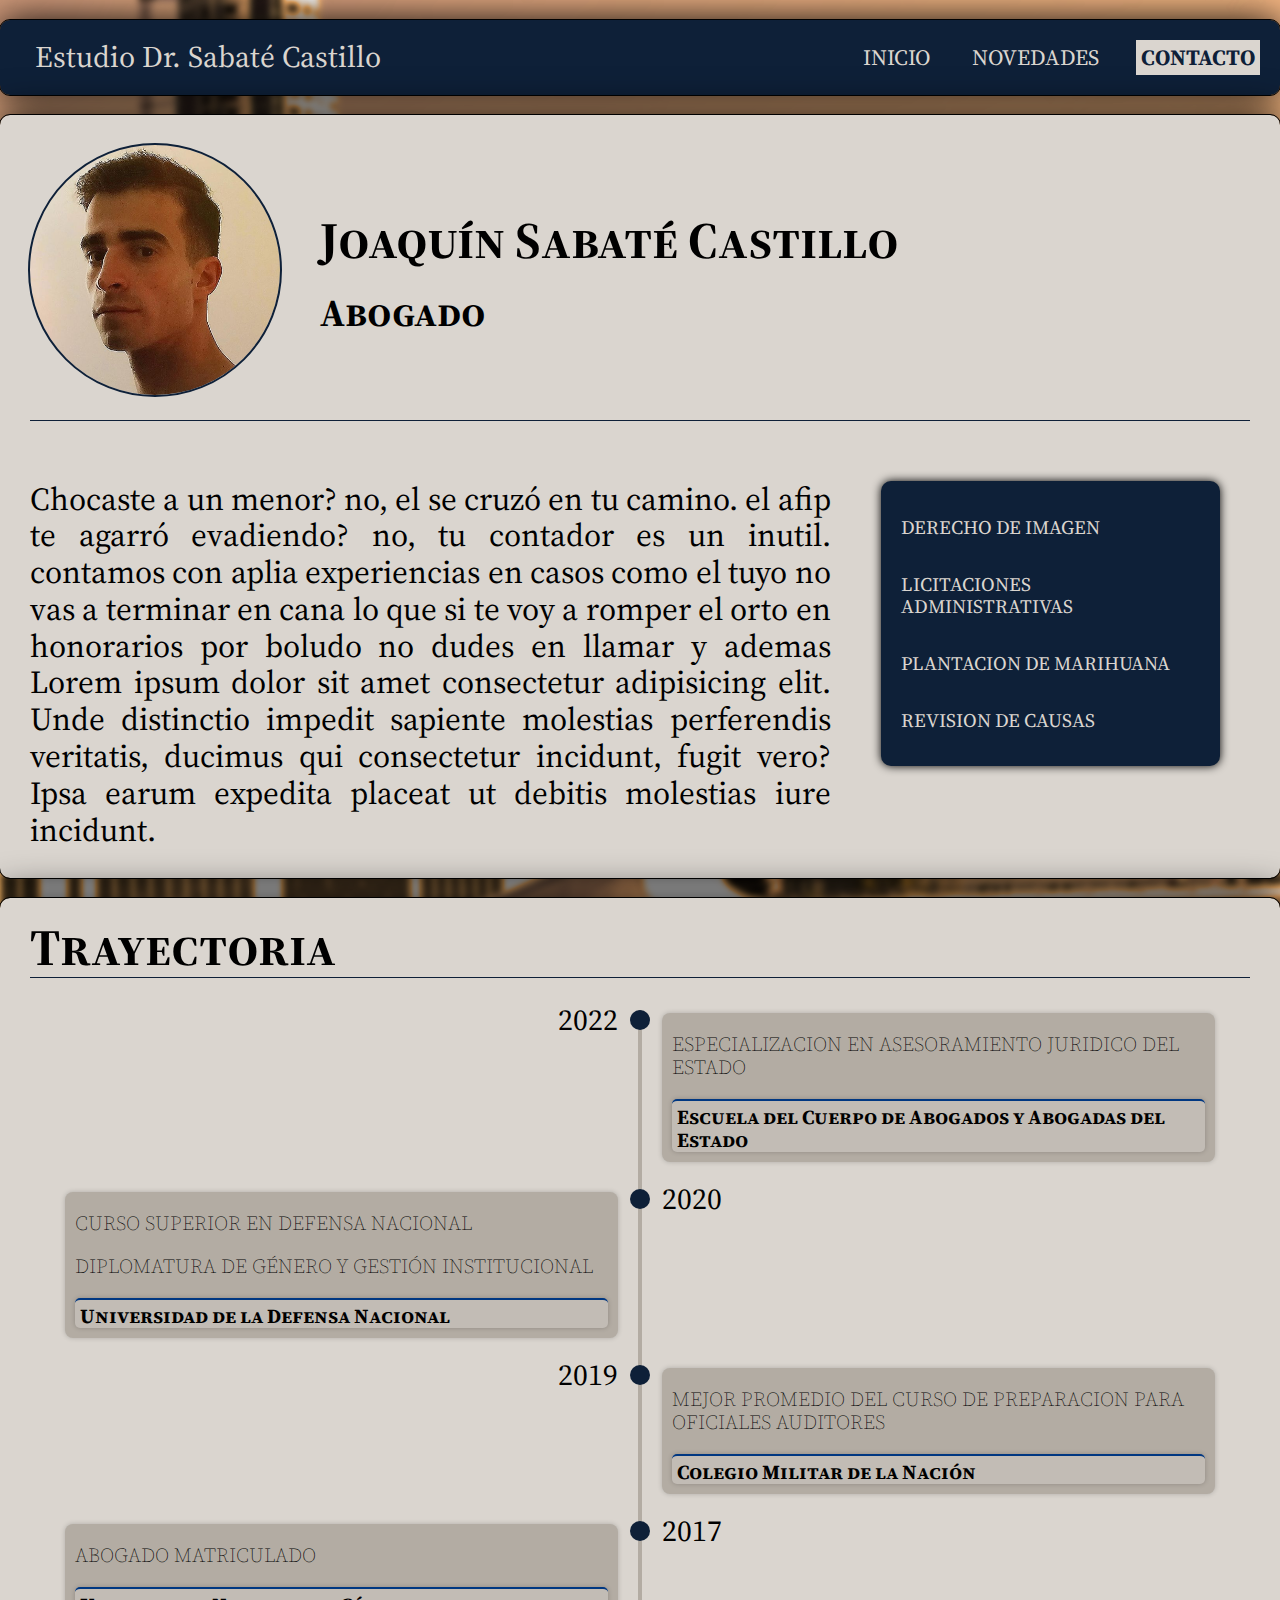
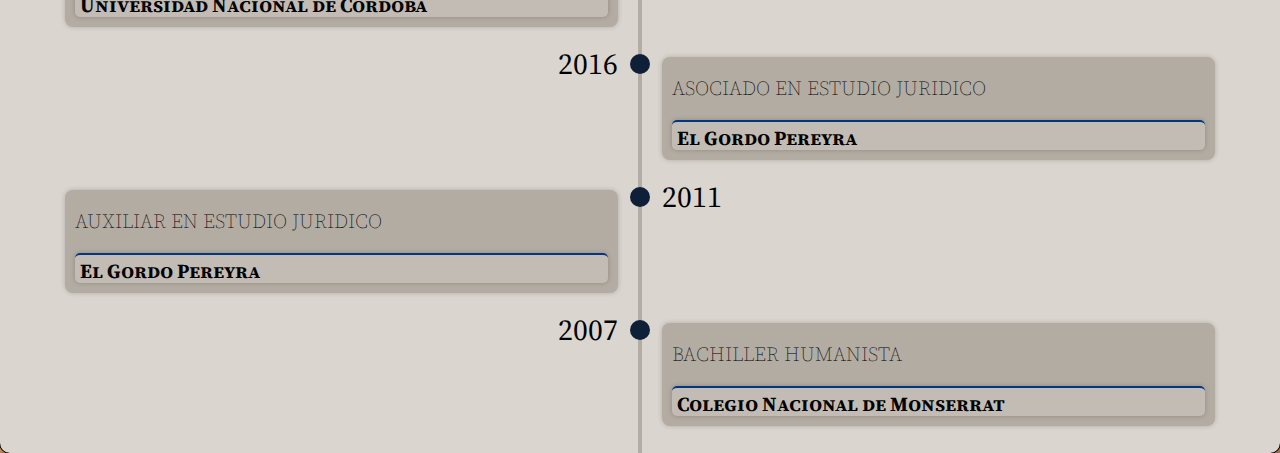
<file: index.html>
<!DOCTYPE html>
<html lang="en">
<head>
    <meta charset="UTF-8">
    <meta http-equiv="X-UA-Compatible" content="IE=edge">
    <meta name="viewport" content="width=device-width, initial-scale=1.0">
    
    <link rel="stylesheet" href="CSS/normalize.css">
    <link rel="stylesheet" href="CSS/style_index.css">
    
    <link rel="preconnect" href="https://fonts.googleapis.com">
    <link rel="preconnect" href="https://fonts.gstatic.com" crossorigin>
    <link href="https://fonts.googleapis.com/css2?family=Source+Serif+Pro&display=swap" rel="stylesheet">


    <title>Estudio Sabaté Castillo</title>
</head>


<body>

    <div class="container">
        <header>
            <nav>
                <ul class="nav__ul">
                    <li class="nav__li" id="Joa"> <h1><a href="index.html">Estudio Dr. Sabaté Castillo</a></h1></li>
                    <li class="nav__li" id="Inicio"><a href="index.html">INICIO</a></li>
                    <li class="nav__li" id="Novedades"><a href="">NOVEDADES</a></li>
                    <li class="nav__li" id="Inicio2"><a href="index.html">INICIO</a></li>
                    <li class="nav__li_contacto" id="Contacto"><a href="contact.html">CONTACTO</a></li>

                </ul>
            </nav>
        </header>
        
        <div class="main_page">
            
            
            <div class="title">
                <div class="img_container">
                    <img src="IMG/perfil.png" alt="">
                </div>
                <h2>Joaquín Sabaté Castillo <br> <sub>Abogado</sub></h2>
                <div class="img2_container"> <img src="IMG/logo.png" alt=""></div>
            </div>
            <div class="about_me">
                <p class="about_me__p">Chocaste a un menor? no, el se cruzó en tu camino. el afip te agarró evadiendo? no, tu contador es un inutil. contamos con aplia experiencias en casos como el tuyo
                    no vas a terminar en cana lo que si te voy a romper el orto en honorarios por boludo no dudes en llamar y ademas Lorem ipsum dolor sit amet consectetur adipisicing elit. Unde distinctio impedit sapiente molestias perferendis veritatis, ducimus qui consectetur incidunt, fugit vero? Ipsa earum expedita placeat ut debitis molestias iure incidunt.
                </p>
                
                <aside>
                    <ul class="about_me__ul">
                        <li class="about_me__ul__li">DERECHO DE IMAGEN</li>
                        <li class="about_me__ul__li">LICITACIONES ADMINISTRATIVAS</li>
                        <li class="about_me__ul__li">PLANTACION DE MARIHUANA</li>
                        <li class="about_me__ul__li">REVISION DE CAUSAS</li>
                    </ul>                    
                </aside>
            </div>
        </div>
        
        <div class="trayectoria" id="trayectoria">
            <h2 id="h2_trayectoria">Trayectoria</h2>
            <div class="timeline">
                <div class="timeline__component">
                    <div class="timeline__date_left">2022</div>
                </div>
                <div class="timeline__middle">
                    <div class="timeline__point"></div>
                </div>
                <div class="timeline__data_right">
                    <h3>ESPECIALIZACION EN ASESORAMIENTO JURIDICO DEL ESTADO</h3>
                    <a href="https://eduecae.ptn.gob.ar/" target="_blank"><h4>Escuela del Cuerpo de Abogados y Abogadas del Estado</h4></a>
                </div>

                <div class="timeline__data_left"> 
                    <h3>CURSO SUPERIOR EN DEFENSA NACIONAL</h3> 
                    <h3>DIPLOMATURA DE GÉNERO Y GESTIÓN INSTITUCIONAL</h3>
                    <a href="https://www.undef.edu.ar/" target="_blank"><h4>Universidad de la Defensa Nacional</h4></a>
                </div>
                <div class="timeline__middle second">
                    <div class="timeline__point"></div>
                </div>
                <div class="timeline__component second">
                    <div class="timeline__date">2020</div>
                </div>

                <div class="timeline__component">
                    <div class="timeline__date_left">2019</div>
                </div>
                <div class="timeline__middle">
                    <div class="timeline__point"></div>
                </div>
                <div class="timeline__data_right">
                    <h3>MEJOR PROMEDIO DEL CURSO DE PREPARACION PARA OFICIALES AUDITORES</h3>
                    <a href="https://www.colegiomilitar.mil.ar/" target="_blank"><h4>Colegio Militar de la Nación</h4></a>
                </div>

                <div class="timeline__data_left"> 
                    <h3>ABOGADO MATRICULADO</h3> 
                    <a href="https://derecho.unc.edu.ar/" target="_blank"><h4>Universidad Nacional de Córdoba</h4></a>
                </div>
                <div class="timeline__middle fourth">
                    <div class="timeline__point"></div>
                </div>
                <div class="timeline__component fourth">
                    <div class="timeline__date">2017</div>
                </div>

                <div class="timeline__component">
                    <div class="timeline__date_left">2016</div>
                </div>
                <div class="timeline__middle">
                    <div class="timeline__point"></div>
                </div>
                <div class="timeline__data_right">
                    <h3>ASOCIADO EN ESTUDIO JURIDICO</h3>
                    <a href="https://www.youtube.com/watch?v=PHrOnDEDCF8&ab_channel=MinecraftTutorial749" target="_blank"><h4>El Gordo Pereyra</h4></a>
                </div>

                <div class="timeline__data_left"> 
                    <h3>AUXILIAR EN ESTUDIO JURIDICO</h3> 
                    <a href="https://www.youtube.com/watch?v=PHrOnDEDCF8&ab_channel=MinecraftTutorial749" target="_blank"><h4>El Gordo Pereyra</h4></a>
                </div>
                <div class="timeline__middle fifth">
                    <div class="timeline__point"></div>
                </div>
                <div class="timeline__component fifth">
                    <div class="timeline__date">2011</div>
                </div>

                <div class="timeline__component">
                    <div class="timeline__date_left">2007</div>
                </div>
                <div class="timeline__middle">
                    <div class="timeline__point"></div>
                </div>
                <div class="timeline__data_right">
                    <h3>BACHILLER HUMANISTA</h3>
                    <a href="https://monserrat.unc.edu.ar/" target="_blank"><h4>Colegio Nacional de Monserrat</h4></a>
                </div>
            </div>

        </div>
        


    </div>


</body>
</html>
</file>
<file: CSS/style_index.css>
body{
    background-image: url(../IMG/fondo.png);

}
#Inicio2{
    display: none;
}

#Contacto > a{
    color: #0e2038;
    font-family: 'Source Serif Pro', serif;
    font-weight:bolder;
    transition: all 0.4s ease 0s;
}
#Contacto > a:hover{
    color: black;
}

.container{
    width: 1300px;
    margin: auto;
}

header{
    outline: black solid 1px;
    border-radius: 10px;
    background-color: #0e2038;
    box-shadow: 0px 0px 40px black;
}

nav{
    margin: 20px;
    -webkit-user-select:none;
    -moz-user-select:none;
    user-select:none;
}

ul{
    list-style: none;
    margin: 0;
    padding: 0;
}
nav ul li a{
    text-decoration: none;
    font-family: 'Source Serif Pro', serif;
    color: #dad5cf;
    transition: all 0.4s ease 0s;
}
nav ul li a:hover{
    color: white;
}

.nav__ul{
    display: flex;
    justify-content: flex-end;
    padding-left: 10px;
    align-items: center;
}


.nav__li{

    font-size: 22px;
    margin-right: 2rem ;
    padding: 5px;

}
.nav__li:first-child{
    margin-right: auto;
}
.nav__li:first-child > h1{
    font-family: 'Source Serif Pro', serif;
    margin: 15px 0;
    color:#dad5cf;
    font-size: 30px;
    font-weight: normal;
    
    
}

.nav__li_contacto{
    font-size: 22px;
    padding: 5px;
    background-color: #dad5cf;
    transition: all 0.4s ease 0s;
}
.nav__li_contacto:hover{
    background-color: white;
}



.main_page{
    outline: black solid 1px;
    border-radius: 10px;
    background-color:#dad5cf; 
    display: flex;
    flex-direction: column;
    box-shadow: 0px 0px 40px black;


}
.title{
    display: flex;
    align-items: center;
    column-gap: 40px;
    margin: 30px;
    padding-bottom: 25px;
    border-bottom: #0e2038 solid 1px;
}
.img_container{
    height: 250px;
    width: 250px;
    border-radius: 100%;
    outline: solid #0e2038 2px;
    overflow: hidden;
}
.img2_container{
    height: 100px;
    width: 100px;
    margin-left: 120px;
    display: none;
}

img{
    object-fit: fill;
}

h2{
    font-size: 3rem;
    font-family: 'Source Serif Pro', serif;
    font-variant: small-caps;
    
}

.about_me{
    display: flex;
    margin-top: 30px;
    margin-bottom: 30px;
}
.about_me__p{
    font-family: 'Source Serif Pro', serif;
    font-size: 30px;
    width: 70%;
    margin: 0;
    padding-left: 30px;
    padding-right: 50px;
    text-align: justify;
}

aside{
    flex-grow: 2;
    text-align: center;
    padding-right: 60px;
}
.about_me__ul{
    display: inline-block;
    text-align: left;
    margin: auto;
    background-color: #0e2038;
    border-radius: 10px;
    font-size: 25px;
    padding: 0 20px;
    box-shadow: 0 0 10px rgb(0, 0, 0);
}
.about_me__ul__li{
    margin: 35px 0px;
    color: #dad5cf;
    font-family: 'Source Serif Pro', serif;
    font-size: 20px;
}

.trayectoria{
    outline: black solid 1px;
    border-radius: 10px;
    background-color:#dad5cf; 
    box-shadow: 0px 0px 40px black;
    margin-top: 20px;
    padding-top: 20px;
}
#h2_trayectoria{
    margin: 0 30px;
    border-bottom: #0e2038 solid 1px;
}

.timeline{
    margin: 0 auto;
    max-width: 1200px;
    padding: 25px;
    padding-bottom: 7px;
    display: grid;
    grid-template-columns: 1fr 4px 1fr;
    font-size: 30px;
    font-family: 'Source Serif Pro', serif;

}
.timeline__date_left{
    text-align: right;
    padding-right: 20px;
    
}
.timeline__date{
    padding-left: 20px;
    
}
.timeline__middle{
    position: relative;
    background-color: #b3aca3;
    top: 7px;
}

.timeline__data_right{
    padding: 10px;
    margin: 10px 0 20px 20px;
    background-color: #b3aca3;
    border-radius: 8px;
    box-shadow: 0 0 5px rgba(0, 0, 0, 0.2);
}
.timeline__data_left{
    padding: 10px;
    margin: 10px 20px 20px 0;
    background-color: #b3aca3;
    border-radius: 8px;
    box-shadow: 0 0 5px rgba(0, 0, 0, 0.2);
}
.timeline__point{
    position: absolute;
    top: 0px;
    left: -8px;
    width: 20px;
    height: 20px;
    background-color: #0e2038;
    border-radius: 50%;
}

.trayectoria h3{
    font-family: 'Source Serif Pro', serif;
    font-variant: small-caps;
    font-size: 20px;
    font-weight: bold;
    margin: 0;
    padding: 10px 0 10px 0;
    font-weight: 100;
    

}
.trayectoria h4{
    font-family: 'Source Serif Pro', serif;
    font-variant: small-caps;
    font-size: 20px;
    font-weight: bold;
    margin: 0;
    margin-top: 10px;
    border-top: #003781 solid 2px;
    background: rgba(255, 255, 255, 0.2);
    box-shadow: 0 0 5px rgba(0, 0, 0, 0.2);
    border-radius: 5px;
    padding: 5px 0 0 5px;
    -webkit-user-select:none;
    -moz-user-select:none;
    user-select:none;
    transition: all 0.4s ease 0s;
}
.trayectoria a{
    text-decoration: none;
    color: black;
}
.trayectoria h4:hover{
    background-color: #0e2038;
    border-top: #dad5cf solid 2px;
    color: #dad5cf;
    font-weight: 400;
}









@media (max-width: 1300px){
        .container{
            width: 100%;
        }
        h2{
            font-size: 4vw
            
        }
        .img2_container{
            height: 70px;
            width: 70px;
            margin-left: auto;
        }
        .about_me__p{
            font-size: 2.5vw;
        }
        .about_me__ul__li{
            font-size: 1.5vw;
        }
}

@media (max-width: 900px){
    
    #Inicio{
        display: none;
    }
    #Inicio2{
        display: block;
    }
    

    header{
        border-radius: 0;
    }
    nav{
        margin: 0;
    }

    .nav__ul{
        justify-content: space-evenly;
        flex-wrap: wrap;
        padding: 0;

    }
    .nav__li{
        margin: 5px;
        padding: 5px;
        font-size: 4vw;
        margin-right: 0;
    }
    .nav__li:first-child{
        width: 100%;
        text-align: center;
    }

    .nav__li:first-child > h1{

        font-size: 7vw

        
    }
    .nav__li_contacto{
        font-size: 4vw;
        padding: 5px;
        margin: 5px;
    }
    .main_page{border-radius: 0;}
    
    .title{
        flex-direction: column;
        gap: 0;
        padding-left: 0;
        padding-bottom: 0;
        margin: 0;
        margin-top: 20px;
    }

    .img_container{
        height: 40vw;
        width: 40vw;
    }
    h2{
        text-align: center;
        margin: 15px;
        font-size: 7vw
    }
    .img2_container{
        display: block;
        height: 10vw;
        width: 10vw;
        margin-bottom: 15px;
        margin-left: 0;
        
    }
    .about_me{
        flex-direction: column-reverse;
    }
    .about_me__p{
        width: 100%;
    }
    aside{
        padding: 0;
    }
    aside ul li{
        padding: 0 3px;
    }
    .about_me__ul{
        width: 90%;
        display: flex;
        align-items: baseline;
        padding: 0 10px;
    }
    .about_me__p{
        font-size: 5vw;
        margin-top: 30px;
        padding: 0 20px;
    }
    .about_me__ul__li{
        font-size: 2.8vw;
        text-align: center;
        margin: 15px 0;

    }
    .trayectoria{
        border-radius: 0;
        box-shadow: none;
        margin-top: 0;
    }
}

@media (max-width:750px){
    .timeline{
        grid-template-columns: 80px 4px auto;
    }
    .timeline__data_left{
        grid-column: 3;
        margin: 10px 0 20px 20px;
    }
    .timeline__middle.second{
        grid-column: 2;
        grid-row: 2;
    }
    .timeline__component.second{
        grid-column: 1;
        grid-row: 2;
    }
    .timeline__date{
        padding-left: 0;
        padding-right: 20px;
    }
    .timeline__middle.fourth{
        grid-column: 2;
        grid-row: 4;
    }
    .timeline__component.fourth{
        grid-column: 1;
        grid-row: 4;
    }
    .timeline__middle.fifth{
        grid-column: 2;
        grid-row: 6;
    }
    .timeline__component.fifth{
        grid-column: 1;
        grid-row: 6;
    }
    .trayectoria h3{
        font-size: 4vw;
    }
    .trayectoria h4{
        font-size: 3vw;
    }
    .timeline__date{
        margin-top: 5px;
        font-size: 20px;
        text-align: right;
    }
    .timeline__date_left{
        margin-top: 5px;
        font-size: 20px;
        text-align: right;
    }


}
</file>
